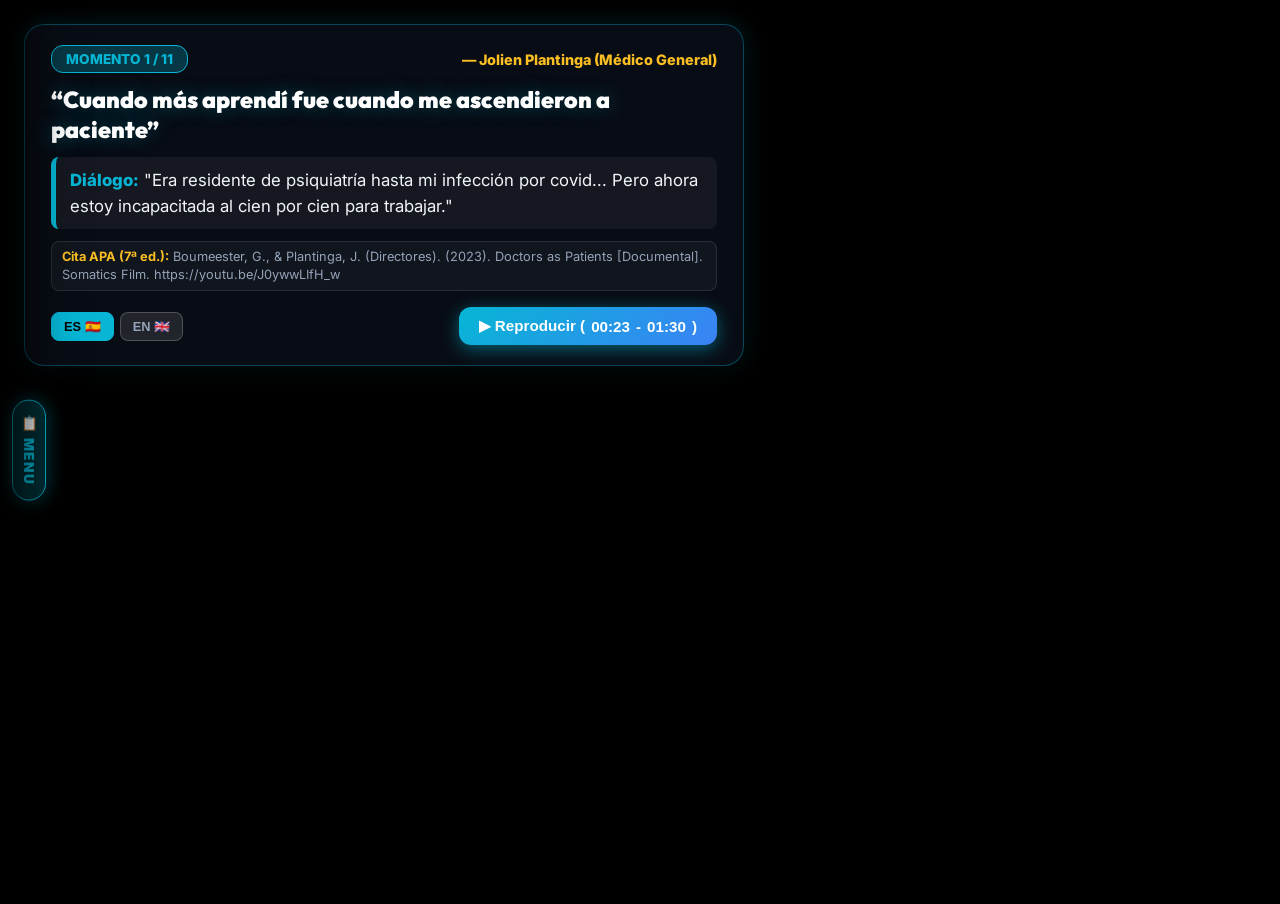
<file: index.html>
<!DOCTYPE html>
<html lang="es">
<head>
  <meta charset="UTF-8">
  <meta name="viewport" content="width=device-width, initial-scale=1.0">
  <title>Doctors as Patients: Presentación e Infografía</title>
  <link rel="preconnect" href="https://fonts.googleapis.com">
  <link rel="preconnect" href="https://fonts.gstatic.com" crossorigin>
  <link href="https://fonts.googleapis.com/css2?family=Inter:wght@400;500;600;700;800&family=Outfit:wght@700;800;900&display=swap" rel="stylesheet">
  <style>
    :root {
      --bg-black: #000000;
      --accent-cyan: #06b6d4;
      --accent-blue: #3b82f6;
      --accent-amber: #fbbf24;
      --accent-red: #ef4444;
      --accent-green: #10b981;
      --accent-purple: #8b5cf6;
      --text-white: #ffffff;
      --text-gray: #94a3b8;
      --glass-bg: rgba(9, 13, 22, 0.95);
      --font-title: 'Outfit', sans-serif;
      --font-body: 'Inter', sans-serif;
    }

    * {
      box-sizing: border-box;
      margin: 0;
      padding: 0;
    }

    html, body {
      width: 100vw;
      height: 100vh;
      background-color: var(--bg-black);
      color: var(--text-white);
      font-family: var(--font-body);
      overflow: hidden;
    }

    .viewport {
      position: relative;
      width: 100vw;
      height: 100vh;
      background: #000;
    }

    /* Video Frame Container */
    .video-frame {
      position: absolute;
      top: 0;
      left: 0;
      width: 100%;
      height: 100%;
      border: none;
      z-index: 10;
      transition: opacity 0.5s ease;
    }

    .video-frame iframe {
      width: 100%;
      height: 100%;
      border: none;
    }

    /* Visual Infographic Slide Frame - IMMERSIVE FULL-VIEWPORT CANVAS */
    .slide-visual-frame {
      position: absolute;
      top: 0;
      left: 0;
      width: 100vw;
      height: 100vh;
      z-index: 15;
      background: #030712;
      display: flex;
      flex-direction: column;
      align-items: center;
      justify-content: center;
      padding: 16px 20px;
      opacity: 0;
      visibility: hidden;
      transition: opacity 0.5s ease, visibility 0.5s ease;
    }

    .slide-visual-frame.active {
      opacity: 1;
      visibility: visible;
    }

    /* HERO CANVAS CONTAINER (98vw x 96vh) */
    .slide-card-hero {
      position: relative;
      width: 98vw;
      height: 96vh;
      border: 2px solid var(--accent-cyan);
      border-radius: 28px;
      padding: 32px 44px;
      box-shadow: 0 25px 100px rgba(0, 0, 0, 0.98), 0 0 80px rgba(6, 182, 212, 0.5);
      display: flex;
      flex-direction: column;
      justify-content: space-between;
      overflow: hidden;
      transform: translateY(20px) scale(0.99);
      transition: transform 0.6s cubic-bezier(0.16, 1, 0.3, 1);
    }

    .slide-visual-frame.active .slide-card-hero {
      transform: translateY(0) scale(1);
    }

    /* CANVAS BACKGROUND IMAGE & GRADIENT OVERLAY */
    .slide-canvas-bg {
      position: absolute;
      top: 0;
      left: 0;
      width: 100%;
      height: 100%;
      object-fit: cover;
      filter: brightness(0.68) contrast(1.18);
      z-index: 1;
      transition: transform 1.2s ease;
    }

    .slide-card-hero:hover .slide-canvas-bg {
      transform: scale(1.03);
    }

    .slide-canvas-overlay {
      position: absolute;
      top: 0;
      left: 0;
      width: 100%;
      height: 100%;
      background: linear-gradient(135deg, rgba(3, 7, 18, 0.92) 0%, rgba(9, 13, 22, 0.65) 50%, rgba(3, 7, 18, 0.88) 100%);
      z-index: 2;
      pointer-events: none;
    }

    /* FLOATING CONTENT WRAPPER ON TOP OF CANVAS */
    .slide-canvas-content {
      position: relative;
      z-index: 3;
      display: flex;
      flex-direction: column;
      justify-content: space-between;
      height: 100%;
      gap: 16px;
    }

    .slide-badge-row {
      display: flex;
      align-items: center;
      justify-content: space-between;
      gap: 16px;
    }

    /* Pulsing Alarm Animation */
    @keyframes pulse-alarm {
      0% {
        box-shadow: 0 0 0 0 rgba(239, 68, 68, 0.7);
        transform: scale(1);
      }
      50% {
        box-shadow: 0 0 25px 8px rgba(239, 68, 68, 0.4);
        transform: scale(1.03);
      }
      100% {
        box-shadow: 0 0 0 0 rgba(239, 68, 68, 0.7);
        transform: scale(1);
      }
    }

    .slide-tag {
      background: linear-gradient(135deg, var(--accent-red), #dc2626);
      color: #fff;
      font-size: 0.95rem;
      font-weight: 900;
      padding: 8px 22px;
      border-radius: 20px;
      text-transform: uppercase;
      letter-spacing: 0.08em;
      animation: pulse-alarm 2.5s infinite;
      box-shadow: 0 4px 20px rgba(239, 68, 68, 0.5);
    }

    .slide-source {
      font-size: 0.95rem;
      color: var(--accent-amber);
      font-weight: 800;
      background: rgba(15, 23, 42, 0.75);
      backdrop-filter: blur(12px);
      padding: 8px 18px;
      border-radius: 16px;
      border: 1px solid rgba(251, 191, 36, 0.4);
    }

    .slide-title-text {
      font-family: var(--font-title);
      font-size: 2.8rem;
      font-weight: 900;
      line-height: 1.2;
      color: #ffffff;
      border-left: 8px solid var(--accent-cyan);
      padding-left: 22px;
      text-shadow: 0 0 35px rgba(6, 182, 212, 0.8), 0 4px 20px rgba(0,0,0,0.9);
    }

    /* FLOATING ORGANIC GLASS CARDS GRID */
    .slide-stats-grid {
      display: grid;
      grid-template-columns: repeat(auto-fit, minmax(320px, 1fr));
      gap: 22px;
      margin: 8px 0;
    }

    /* Staggered Floating Entrance Animation */
    @keyframes fadeInUpStagger {
      from {
        opacity: 0;
        transform: translateY(40px) scale(0.95);
      }
      to {
        opacity: 1;
        transform: translateY(0) scale(1);
      }
    }

    .stat-box {
      background: rgba(15, 23, 42, 0.75);
      backdrop-filter: blur(20px);
      -webkit-backdrop-filter: blur(20px);
      border: 1.5px solid rgba(6, 182, 212, 0.35);
      border-radius: 22px;
      padding: 24px 28px;
      display: flex;
      flex-direction: column;
      gap: 12px;
      position: relative;
      overflow: hidden;
      box-shadow: 0 20px 50px rgba(0, 0, 0, 0.7), 0 0 30px rgba(6, 182, 212, 0.2);
      transition: all 0.4s cubic-bezier(0.16, 1, 0.3, 1);
      animation: fadeInUpStagger 0.7s cubic-bezier(0.16, 1, 0.3, 1) both;
    }

    .stat-box:hover {
      background: rgba(15, 23, 42, 0.88);
      border-color: var(--accent-cyan);
      transform: translateY(-6px) scale(1.02);
      box-shadow: 0 25px 60px rgba(6, 182, 212, 0.4);
    }

    /* Animated Stat Number */
    .stat-number {
      font-family: var(--font-title);
      font-size: 3.6rem;
      font-weight: 900;
      color: var(--accent-cyan);
      line-height: 1;
      display: flex;
      align-items: center;
      gap: 6px;
    }

    .stat-number.red {
      color: var(--accent-red);
      text-shadow: 0 0 30px rgba(239, 68, 68, 0.8);
    }

    .stat-number.amber {
      color: var(--accent-amber);
      text-shadow: 0 0 30px rgba(251, 191, 36, 0.8);
    }

    .stat-number.cyan {
      color: var(--accent-cyan);
      text-shadow: 0 0 30px rgba(6, 182, 212, 0.8);
    }

    .stat-number.green {
      color: var(--accent-green);
      text-shadow: 0 0 30px rgba(16, 185, 129, 0.8);
    }

    .stat-label {
      font-size: 1.25rem;
      font-weight: 800;
      color: #f8fafc;
      line-height: 1.3;
    }

    .stat-desc {
      font-size: 0.98rem;
      color: #cbd5e1;
      line-height: 1.5;
    }

    /* FLOATING GLASS APA CITATION FOOTER */
    .apa-card-footer {
      background: rgba(9, 13, 22, 0.85);
      backdrop-filter: blur(16px);
      -webkit-backdrop-filter: blur(16px);
      border: 1px solid rgba(6, 182, 212, 0.35);
      border-radius: 18px;
      padding: 14px 24px;
      font-size: 0.9rem;
      color: #cbd5e1;
      line-height: 1.45;
      box-shadow: 0 10px 30px rgba(0, 0, 0, 0.6);
    }

    .apa-card-footer strong {
      color: var(--accent-amber);
    }

    /* Creative Dynamic Energy Gauge Bar (PEM Visualizer) */
    .energy-gauge-container {
      width: 100%;
      height: 14px;
      background: rgba(255, 255, 255, 0.1);
      border-radius: 8px;
      overflow: hidden;
      margin-top: 6px;
      position: relative;
    }

    @keyframes drainEnergy {
      0% {
        width: 100%;
        background: var(--accent-green);
      }
      50% {
        width: 50%;
        background: var(--accent-amber);
      }
      100% {
        width: 15%;
        background: var(--accent-red);
        box-shadow: 0 0 15px var(--accent-red);
      }
    }

    .energy-gauge-bar {
      height: 100%;
      width: 100%;
      border-radius: 8px;
    }

    .slide-visual-frame.active .energy-gauge-bar {
      animation: drainEnergy 3s cubic-bezier(0.4, 0, 0.2, 1) forwards;
    }

    /* FULLSCREEN CINEMA IMAGE MODAL */
    .cinema-image-modal {
      position: fixed;
      top: 0;
      left: 0;
      width: 100vw;
      height: 100vh;
      background: rgba(0, 0, 0, 0.96);
      backdrop-filter: blur(24px);
      -webkit-backdrop-filter: blur(24px);
      z-index: 200;
      display: flex;
      align-items: center;
      justify-content: center;
      opacity: 0;
      visibility: hidden;
      transition: opacity 0.4s ease, visibility 0.4s ease;
      padding: 30px;
    }

    .cinema-image-modal.active {
      opacity: 1;
      visibility: visible;
    }

    .cinema-image-modal img {
      max-width: 95vw;
      max-height: 90vh;
      border-radius: 20px;
      border: 3px solid var(--accent-cyan);
      box-shadow: 0 0 90px rgba(6, 182, 212, 0.7);
    }

    .cinema-close-btn {
      position: absolute;
      top: 24px;
      right: 32px;
      background: rgba(255, 255, 255, 0.15);
      border: 1px solid rgba(255, 255, 255, 0.3);
      color: #fff;
      font-size: 1.5rem;
      padding: 10px 20px;
      border-radius: 14px;
      cursor: pointer;
      font-weight: 800;
    }

    /* Blur Backdrop for Auto-Stop Focus Mode */
    .focus-backdrop {
      position: absolute;
      top: 0;
      left: 0;
      width: 100%;
      height: 100%;
      background: rgba(0, 0, 0, 0.88);
      backdrop-filter: blur(20px);
      -webkit-backdrop-filter: blur(20px);
      z-index: 60;
      opacity: 0;
      visibility: hidden;
      transition: opacity 0.5s ease, visibility 0.5s ease;
    }

    .focus-backdrop.active {
      opacity: 1;
      visibility: visible;
    }

    /* Top-Left Banner Overlay */
    .top-overlay-banner {
      position: absolute;
      top: 24px;
      left: 24px;
      max-width: 720px;
      background: var(--glass-bg);
      backdrop-filter: blur(20px);
      -webkit-backdrop-filter: blur(20px);
      border: 1.5px solid rgba(6, 182, 212, 0.35);
      border-radius: 20px;
      padding: 20px 26px;
      box-shadow: 0 16px 40px rgba(0, 0, 0, 0.85), 0 0 25px rgba(6, 182, 212, 0.2);
      display: flex;
      flex-direction: column;
      gap: 12px;
      z-index: 50;
      opacity: 1;
      visibility: visible;
      transform: translateY(0);
      transition: opacity 0.5s ease, transform 0.5s ease, visibility 0.5s ease;
    }

    .top-overlay-banner.fade-out-total {
      opacity: 0 !important;
      visibility: hidden !important;
      pointer-events: none !important;
      transform: translateY(-20px) !important;
    }

    .banner-header {
      display: flex;
      align-items: center;
      justify-content: space-between;
      gap: 12px;
    }

    .banner-tag {
      background: rgba(6, 182, 212, 0.25);
      border: 1px solid var(--accent-cyan);
      color: var(--accent-cyan);
      font-size: 0.85rem;
      font-weight: 800;
      padding: 5px 14px;
      border-radius: 12px;
      text-transform: uppercase;
    }

    .banner-speaker {
      font-size: 0.9rem;
      color: var(--accent-amber);
      font-weight: 800;
    }

    .banner-headline {
      font-family: var(--font-title);
      font-size: 1.45rem;
      font-weight: 900;
      line-height: 1.3;
      color: var(--text-white);
      text-shadow: 0 0 20px rgba(6, 182, 212, 0.4);
    }

    .banner-dialogue {
      font-size: 1.05rem;
      line-height: 1.55;
      color: #f1f5f9;
      border-left: 5px solid var(--accent-cyan);
      background: rgba(255, 255, 255, 0.05);
      border-radius: 8px;
      padding: 10px 14px;
    }

    .banner-dialogue strong {
      color: var(--accent-cyan);
      font-weight: 800;
    }

    .banner-apa-box {
      font-size: 0.8rem;
      color: #94a3b8;
      background: rgba(255, 255, 255, 0.04);
      border: 1px solid rgba(255, 255, 255, 0.1);
      border-radius: 8px;
      padding: 6px 10px;
      line-height: 1.4;
    }

    .banner-apa-box strong {
      color: var(--accent-amber);
    }

    .banner-actions {
      display: flex;
      align-items: center;
      justify-content: space-between;
      margin-top: 4px;
      gap: 10px;
    }

    .lang-toggle {
      display: flex;
      gap: 6px;
    }

    .lang-btn {
      background: rgba(255, 255, 255, 0.1);
      border: 1px solid rgba(255, 255, 255, 0.2);
      color: var(--text-gray);
      padding: 6px 12px;
      border-radius: 8px;
      font-size: 0.8rem;
      font-weight: 800;
      cursor: pointer;
    }

    .lang-btn.active {
      background: var(--accent-cyan);
      color: #000;
      border-color: var(--accent-cyan);
    }

    .play-btn {
      background: linear-gradient(135deg, var(--accent-cyan), var(--accent-blue));
      color: #fff;
      border: none;
      padding: 10px 20px;
      border-radius: 12px;
      font-weight: 800;
      font-size: 0.95rem;
      cursor: pointer;
      display: flex;
      align-items: center;
      gap: 6px;
      box-shadow: 0 4px 18px rgba(6, 182, 212, 0.5);
      transition: transform 0.2s ease;
    }

    .play-btn:hover {
      transform: scale(1.04);
    }

    /* MASSIVE PROJECTION CENTER FOCUS SLIDE MODAL - HIGH EMPHASIS DRAMATIC POP */
    @keyframes modalFocusPop {
      0% {
        opacity: 0;
        transform: translate(-50%, -40%) scale(0.85);
      }
      60% {
        transform: translate(-50%, -52%) scale(1.03);
      }
      100% {
        opacity: 1;
        transform: translate(-50%, -50%) scale(1);
      }
    }

    .focus-slide-modal {
      position: absolute;
      top: 50%;
      left: 50%;
      transform: translate(-50%, -50%) scale(0.95);
      width: 94vw;
      max-width: 1350px;
      background: rgba(7, 12, 22, 0.97);
      border: 3.5px solid var(--accent-cyan);
      border-radius: 36px;
      padding: 48px 60px;
      box-shadow: 0 30px 100px rgba(0, 0, 0, 0.98), 0 0 90px rgba(6, 182, 212, 0.7);
      z-index: 70;
      opacity: 0;
      visibility: hidden;
      transition: all 0.5s cubic-bezier(0.34, 1.56, 0.64, 1);
      display: flex;
      flex-direction: column;
      gap: 24px;
    }

    .focus-slide-modal.active {
      opacity: 1;
      visibility: visible;
      animation: modalFocusPop 0.6s cubic-bezier(0.16, 1, 0.3, 1) forwards;
    }

    .focus-badge {
      display: inline-flex;
      align-items: center;
      gap: 10px;
      background: linear-gradient(135deg, var(--accent-amber), #f59e0b);
      color: #000;
      padding: 10px 24px;
      border-radius: 24px;
      font-size: 1.1rem;
      font-weight: 900;
      text-transform: uppercase;
      letter-spacing: 0.08em;
      align-self: flex-start;
      box-shadow: 0 0 25px rgba(251, 191, 36, 0.6);
    }

    /* MASSIVE HIGH-EMPHASIS HEADLINE FOR PROJECTIONS */
    .focus-headline {
      font-family: var(--font-title);
      font-size: 3.4rem;
      font-weight: 900;
      line-height: 1.2;
      color: #ffffff;
      text-shadow: 0 0 40px rgba(6, 182, 212, 0.95), 0 0 80px rgba(6, 182, 212, 0.6);
      border-left: 10px solid var(--accent-cyan);
      padding-left: 28px;
    }

    .focus-speaker {
      font-size: 1.45rem;
      color: var(--accent-amber);
      font-weight: 800;
      letter-spacing: 0.02em;
    }

    /* HIGH EMPHASIS DIALOGUE QUOTE BOX */
    .focus-dialogue {
      background: rgba(6, 182, 212, 0.14);
      border: 2.5px solid rgba(6, 182, 212, 0.45);
      padding: 24px 30px;
      border-radius: 22px;
      font-size: 1.5rem;
      line-height: 1.65;
      color: #ffffff;
      box-shadow: 0 10px 30px rgba(0, 0, 0, 0.5);
    }

    .focus-dialogue strong {
      color: var(--accent-cyan);
      font-weight: 900;
    }

    .focus-apa-citation {
      background: rgba(255, 255, 255, 0.06);
      border: 1px solid rgba(255, 255, 255, 0.18);
      padding: 14px 22px;
      border-radius: 14px;
      font-size: 0.95rem;
      color: #cbd5e1;
      line-height: 1.45;
    }

    .focus-apa-citation strong {
      color: var(--accent-amber);
    }

    .focus-actions {
      display: flex;
      align-items: center;
      justify-content: space-between;
      margin-top: 10px;
      flex-wrap: wrap;
      gap: 16px;
    }

    .replay-btn {
      background: rgba(255, 255, 255, 0.12);
      border: 2px solid rgba(255, 255, 255, 0.25);
      color: #fff;
      padding: 14px 28px;
      border-radius: 16px;
      font-weight: 800;
      font-size: 1.1rem;
      cursor: pointer;
      display: flex;
      align-items: center;
      gap: 10px;
    }

    .next-moment-btn {
      background: linear-gradient(135deg, var(--accent-cyan), var(--accent-blue));
      color: #fff;
      border: none;
      padding: 16px 36px;
      border-radius: 16px;
      font-weight: 900;
      font-size: 1.2rem;
      cursor: pointer;
      display: flex;
      align-items: center;
      gap: 12px;
      box-shadow: 0 6px 30px rgba(6, 182, 212, 0.6);
      transition: transform 0.2s ease, box-shadow 0.2s ease;
    }

    .next-moment-btn:hover {
      transform: scale(1.03);
      box-shadow: 0 8px 36px rgba(6, 182, 212, 0.8);
    }

    /* LEFT SIDEBAR TRIGGER ZONE */
    .sidebar-trigger-zone {
      position: absolute;
      top: 0;
      left: 0;
      width: 60px;
      height: 100vh;
      z-index: 90;
    }

    .sidebar-peek-hint {
      position: absolute;
      top: 50%;
      left: 12px;
      transform: translateY(-50%);
      background: rgba(6, 182, 212, 0.25);
      border: 1px solid var(--accent-cyan);
      color: var(--accent-cyan);
      padding: 14px 8px;
      border-radius: 24px;
      writing-mode: vertical-rl;
      text-orientation: mixed;
      font-size: 0.85rem;
      font-weight: 900;
      letter-spacing: 0.12em;
      text-transform: uppercase;
      box-shadow: 0 0 20px rgba(6, 182, 212, 0.4);
      pointer-events: none;
      transition: opacity 0.3s ease;
    }

    /* LEFT DESPLEGABLE SIDEBAR */
    .left-sidebar {
      position: absolute;
      top: 0;
      left: 0;
      width: 380px;
      height: 100vh;
      background: rgba(7, 10, 18, 0.96);
      backdrop-filter: blur(24px);
      -webkit-backdrop-filter: blur(24px);
      border-right: 2px solid rgba(255, 255, 255, 0.18);
      box-shadow: 20px 0 50px rgba(0, 0, 0, 0.9);
      z-index: 100;
      padding: 28px 24px;
      display: flex;
      flex-direction: column;
      gap: 20px;
      transform: translateX(-100%);
      transition: transform 0.4s cubic-bezier(0.16, 1, 0.3, 1);
    }

    .sidebar-trigger-zone:hover + .left-sidebar,
    .left-sidebar:hover,
    .left-sidebar.open {
      transform: translateX(0);
    }

    .sidebar-header {
      display: flex;
      align-items: center;
      justify-content: space-between;
      border-bottom: 1px solid rgba(255, 255, 255, 0.15);
      padding-bottom: 16px;
    }

    .sidebar-title {
      font-family: var(--font-title);
      font-size: 1.3rem;
      font-weight: 900;
      color: var(--text-white);
      display: flex;
      align-items: center;
      gap: 10px;
    }

    .sidebar-close-btn {
      background: rgba(255, 255, 255, 0.12);
      border: none;
      color: var(--text-gray);
      width: 34px;
      height: 34px;
      border-radius: 50%;
      font-size: 1.1rem;
      font-weight: 700;
      cursor: pointer;
      display: flex;
      align-items: center;
      justify-content: center;
    }

    .sidebar-close-btn:hover {
      background: rgba(255, 255, 255, 0.25);
      color: #fff;
    }

    .sidebar-moments-list {
      display: flex;
      flex-direction: column;
      gap: 10px;
      flex: 1;
      overflow-y: auto;
    }

    .sidebar-moment-item {
      background: rgba(255, 255, 255, 0.05);
      border: 1px solid rgba(255, 255, 255, 0.1);
      border-radius: 14px;
      padding: 14px 16px;
      cursor: pointer;
      transition: all 0.2s ease;
      display: flex;
      flex-direction: column;
      gap: 6px;
    }

    .sidebar-moment-item:hover {
      background: rgba(255, 255, 255, 0.1);
      border-color: rgba(255, 255, 255, 0.25);
    }

    .sidebar-moment-item.active {
      background: linear-gradient(135deg, rgba(6, 182, 212, 0.25), rgba(59, 130, 246, 0.25));
      border-color: var(--accent-cyan);
      box-shadow: 0 0 20px rgba(6, 182, 212, 0.3);
    }

    .sidebar-moment-item.is-infographic {
      border-color: rgba(139, 92, 246, 0.4);
    }

    .sidebar-moment-item.is-infographic.active {
      background: linear-gradient(135deg, rgba(139, 92, 246, 0.3), rgba(236, 72, 153, 0.3));
      border-color: #ec4899;
      box-shadow: 0 0 20px rgba(236, 72, 153, 0.4);
    }

    .item-top-row {
      display: flex;
      align-items: center;
      justify-content: space-between;
    }

    .item-id-badge {
      font-size: 0.8rem;
      font-weight: 900;
      color: var(--accent-cyan);
      background: rgba(6, 182, 212, 0.2);
      padding: 3px 10px;
      border-radius: 8px;
    }

    .item-id-badge.info-badge-tag {
      color: #ec4899;
      background: rgba(236, 72, 153, 0.2);
    }

    .sidebar-moment-item.active .item-id-badge {
      background: var(--accent-cyan);
      color: #000;
    }

    .sidebar-moment-item.active .item-id-badge.info-badge-tag {
      background: #ec4899;
      color: #fff;
    }

    .item-time {
      font-size: 0.8rem;
      color: var(--text-gray);
      font-weight: 700;
    }

    .item-title {
      font-size: 0.925rem;
      font-weight: 700;
      color: #f1f5f9;
      line-height: 1.35;
      overflow: hidden;
      text-overflow: ellipsis;
      display: -webkit-box;
      -webkit-line-clamp: 2;
      -webkit-box-orient: vertical;
    }

    .sidebar-footer-controls {
      display: flex;
      gap: 10px;
      padding-top: 16px;
      border-top: 1px solid rgba(255, 255, 255, 0.15);
    }

    .sidebar-nav-btn {
      flex: 1;
      background: rgba(255, 255, 255, 0.12);
      border: 1px solid rgba(255, 255, 255, 0.2);
      color: #fff;
      padding: 12px;
      border-radius: 12px;
      font-weight: 800;
      font-size: 0.9rem;
      cursor: pointer;
      text-align: center;
    }

    .sidebar-nav-btn:disabled {
      opacity: 0.3;
      cursor: not-allowed;
    }
  </style>
</head>
<body>

  <div class="viewport">
    <!-- Video Player Frame (Moments 1-6) -->
    <div class="video-frame" id="video-frame">
      <iframe id="youtube-player" src="https://www.youtube-nocookie.com/embed/J0ywwLIfH_w?enablejsapi=1&rel=0&start=23&cc_load_policy=1" allow="accelerometer; autoplay; clipboard-write; encrypted-media; gyroscope; picture-in-picture" allowfullscreen></iframe>
    </div>

    <!-- Visual Infographic Slide Frame (Moments 7-11) - HERO IMAGE CANVAS LAYOUT -->
    <div class="slide-visual-frame" id="slide-visual-frame">
      <div class="slide-card-hero" onclick="openCinemaImageModal()">
        <!-- Background Canvas Image -->
        <img id="slide-canvas-bg" class="slide-canvas-bg" src="images/moment_7.jpg" alt="Lienzo Médico">
        
        <!-- Dark Atmospheric Gradient Overlay -->
        <div class="slide-canvas-overlay"></div>

        <!-- Floating Organic Content Layer -->
        <div class="slide-canvas-content" onclick="event.stopPropagation()">
          <div class="slide-badge-row">
            <span class="slide-tag" id="slide-tag">🚨 DATO ALARMANTE 1</span>
            <div style="display:flex; align-items:center; gap:12px;">
              <button style="background:rgba(6,182,212,0.25); border:1px solid var(--accent-cyan); color:var(--accent-cyan); padding:6px 14px; border-radius:12px; font-weight:800; font-size:0.8rem; cursor:pointer;" onclick="openCinemaImageModal()">🔍 Ampliar Lienzo</button>
              <span class="slide-source" id="slide-source">Fuente: Mayo Clinic Proceedings (2023) & Bateman Horne Center (2025)</span>
            </div>
          </div>

          <h2 class="slide-title-text" id="slide-title-text">
            La Epidemia Silenciosa: Incapacidad Severa y Confinamiento
          </h2>

          <!-- Creative Interactive Gauge Bar for PEM / Energy -->
          <div id="gauge-wrapper" style="display:none; flex-direction:column; gap:4px; background:rgba(15,23,42,0.75); backdrop-filter:blur(14px); padding:10px 16px; border-radius:14px; border:1px solid rgba(239,68,68,0.4);">
            <div style="display:flex; justify-content:space-between; font-size:0.9rem; font-weight:800; color:var(--accent-red);">
              <span>⚡ Nivel de Energía Mitocondrial (Post-Esfuerzo Mínimo)</span>
              <span id="gauge-percent-text">100% ➔ 15% (COLAPSO METABÓLICO)</span>
            </div>
            <div class="energy-gauge-container">
              <div class="energy-gauge-bar"></div>
            </div>
          </div>

          <!-- Floating Organic Glassmorphism Stat Cards Grid -->
          <div class="slide-stats-grid" id="slide-stats-grid">
            <!-- Dynamic animated stats injected here -->
          </div>

          <!-- Floating Glass APA Citation Box at Slide Card Footer -->
          <div class="apa-card-footer" id="apa-card-footer">
            <strong>Cita APA (7ª ed.):</strong> <span id="slide-apa-text">Hoppers, M., Yellman, B., & Bateman, L. (2025). Clinical Care Guide: Managing ME/CFS, Long COVID, and Infection-Associated Chronic Conditions (IACCs). Bateman Horne Center.</span>
          </div>
        </div>
      </div>
    </div>

    <!-- FULLSCREEN CINEMA IMAGE MODAL -->
    <div class="cinema-image-modal" id="cinema-image-modal" onclick="closeCinemaImageModal()">
      <button class="cinema-close-btn" onclick="closeCinemaImageModal()">✕ Cerrar Vista Lienzo</button>
      <img id="cinema-modal-img" src="images/moment_7.jpg" alt="Lienzo Médico a Pantalla Completa">
    </div>

    <!-- Video Blur Backdrop -->
    <div class="focus-backdrop" id="focus-backdrop"></div>

    <!-- LEFT TRIGGER ZONE -->
    <div class="sidebar-trigger-zone">
      <div class="sidebar-peek-hint">📋 Menu</div>
    </div>

    <!-- LEFT DESPLEGABLE SIDEBAR -->
    <aside class="left-sidebar" id="left-sidebar">
      <div class="sidebar-header">
        <div class="sidebar-title">
          🎬 Índice de la Presentación
        </div>
        <button class="sidebar-close-btn" onclick="toggleSidebar(false)">✕</button>
      </div>

      <div class="sidebar-moments-list" id="sidebar-moments-list">
        <!-- Generated dynamically -->
      </div>

      <div class="sidebar-footer-controls">
        <button id="side-prev-btn" class="sidebar-nav-btn" onclick="prevSlide()">‹ Anterior</button>
        <button id="side-next-btn" class="sidebar-nav-btn" onclick="nextSlide()">Siguiente ›</button>
      </div>
    </aside>

    <!-- Top-Left Overlay Banner -->
    <div class="top-overlay-banner" id="overlay-banner">
      <div class="banner-header">
        <span class="banner-tag" id="banner-tag">Momento 1 / 11</span>
        <span class="banner-speaker" id="banner-speaker">— Jolien Plantinga (Médico General)</span>
      </div>

      <h2 class="banner-headline" id="banner-headline">
        “Cuando más aprendí fue cuando me ascendieron a paciente”
      </h2>

      <div class="banner-dialogue" id="banner-dialogue">
        <strong>Diálogo:</strong> "Era residente de psiquiatría hasta mi infección por covid... Pero ahora estoy incapacitada al cien por cien para trabajar."
      </div>

      <div class="banner-apa-box" id="banner-apa-box">
        <strong>Cita APA (7ª ed.):</strong> <span id="banner-apa-text">Boumeester, G., & Plantinga, J. (Directores). (2023). Doctors as Patients [Documental]. Somatics Film. https://youtu.be/J0ywwLIfH_w</span>
      </div>

      <div class="banner-actions">
        <div class="lang-toggle">
          <button id="lang-es-btn" class="lang-btn active" onclick="setLang('es')">ES 🇪🇸</button>
          <button id="lang-en-btn" class="lang-btn" onclick="setLang('en')">EN 🇬🇧</button>
        </div>

        <button id="main-play-btn" class="play-btn" onclick="playFragment()">
          ▶ Reproducir (<span id="start-time">00:23</span> - <span id="end-time">01:30</span>)
        </button>
      </div>
    </div>

    <!-- MASSIVE PROJECTION CENTER FOCUS SLIDE MODAL -->
    <div class="focus-slide-modal" id="focus-slide-modal">
      <span class="focus-badge" id="focus-badge">✨ CITA CLAVE DEL MOMENTO <span id="focus-moment-id">1</span></span>
      <h2 class="focus-headline" id="focus-headline">
        “Cuando más aprendí fue cuando me ascendieron a paciente”
      </h2>
      <p class="focus-speaker" id="focus-speaker">— Jolien Plantinga & Gitte Boumeester</p>
      <div class="focus-dialogue" id="focus-dialogue">
        <strong>Diálogo Destacado:</strong> "Era residente de psiquiatría hasta mi infección por covid. Me faltaba un año para convertirme en psiquiatra. Pero ahora estoy incapacitada al 100% para trabajar."
      </div>
      <div class="focus-apa-citation" id="focus-apa-citation">
        <strong>Cita Académica APA (7ª ed.):</strong> <span id="modal-apa-text">Boumeester, G., & Plantinga, J. (Directores). (2023). Doctors as Patients: The Unseen Struggle of Long COVID & ME/CFS [Documental]. Somatics Film Production. https://youtu.be/J0ywwLIfH_w</span>
      </div>
      <div class="focus-actions">
        <button class="replay-btn" id="replay-btn" onclick="playFragment()">
          ▶ Reproducir Fragmento
        </button>
        <button class="next-moment-btn" onclick="goToNextMoment()">
          Siguiente Diapositiva ➔
        </button>
      </div>
    </div>
  </div>

  <script>
    const slidesData = [
      // MOMENTOS DEL DOCUMENTAL (1 a 6) CON ENFASIS DE TEXTO ALTO IMPACTO Y CITAS APA 7ª ED.
      {
        id: 1,
        type: 'video',
        startTimeStr: "00:23",
        endTimeStr: "01:30",
        startSeconds: 23,
        endSeconds: 90,
        headline: "“Cuando más aprendí fue cuando me ascendieron a paciente”",
        speaker: "— Jolien Plantinga & Gitte Boumeester (Médicos Generales)",
        dialogueES: "Era residente de psiquiatría hasta mi infección por covid... Me faltaba solo un año para ser psiquiatra. Pero ahora estoy incapacitada al 100% para trabajar.",
        dialogueEN: "I was a psychiatry resident until my COVID infection... I had another year to become a psychiatrist. But now I am 100% unfit for work.",
        apaCitation: "Boumeester, G., & Plantinga, J. (Directores). (2023). Doctors as Patients: The Unseen Struggle of Long COVID & ME/CFS [Documental]. Somatics Film Production. https://youtu.be/J0ywwLIfH_w"
      },
      {
        id: 2,
        type: 'video',
        startTimeStr: "04:28",
        endTimeStr: "06:10",
        startSeconds: 268,
        endSeconds: 370,
        headline: "“Mi única actividad del día es bajar de la cama de arriba a la cama de abajo”",
        speaker: "— Jolien Plantinga & Peter Hulshof",
        dialogueES: "¿Cómo es su día a día ahora como paciente? Mi día es ir de mi cama de arriba a la cama de abajo. Esa es en realidad mi única actividad del día.",
        dialogueEN: "What is your day like now as a patient? My day is going from my bed upstairs to the bed downstairs. That is actually my only activity of the day.",
        apaCitation: "Boumeester, G., & Plantinga, J. (Directores). (2023). Doctors as Patients [Documental; Módulo Severidad]. Somatics Film Production. https://youtu.be/J0ywwLIfH_w?t=268"
      },
      {
        id: 3,
        type: 'video',
        startTimeStr: "12:31",
        endTimeStr: "14:30",
        startSeconds: 751,
        endSeconds: 870,
        headline: "“Yo misma como médico tenía prejuicios... pensaba que se inventaban la enfermedad”",
        speaker: "— Jolien Plantinga (Médico General)",
        dialogueES: "Tenía los prejuicios que tienen muchos médicos... pensaba que los pacientes de fatiga crónica se inventaban la enfermedad. Hasta que lo viví en carne propia y vi a enfermos graves encamados en cuartos oscuros.",
        dialogueEN: "I had the prejudices that many doctors have... I thought chronic fatigue patients were making it up. Until I experienced it myself and saw severely ill patients bedridden in dark rooms.",
        apaCitation: "Boumeester, G., & Plantinga, J. (Directores). (2023). Doctors as Patients [Documental; Sesgo Médico]. Somatics Film Production. https://youtu.be/J0ywwLIfH_w?t=751"
      },
      {
        id: 4,
        type: 'video',
        startTimeStr: "16:52",
        endTimeStr: "18:00",
        startSeconds: 1012,
        endSeconds: 1080,
        headline: "“10 minutos en la consulta no ven cómo descarrila completamente tu vida al volver a casa”",
        speaker: "— Laura (Nefróloga) & Jolien Plantinga",
        dialogueES: "Con sólo ver al paciente una vez 10 minutos en la consulta, los médicos no se dan cuenta cómo descarrila completamente su vida al volver a casa.",
        dialogueEN: "Just seeing a patient once for 10 minutes in the clinic, doctors don't realize how someone's life is completely derailed when they go back home.",
        apaCitation: "Boumeester, G., & Plantinga, J. (Directores). (2023). Doctors as Patients [Documental; Consulta Clínica]. Somatics Film Production. https://youtu.be/J0ywwLIfH_w?t=1012"
      },
      {
        id: 5,
        type: 'video',
        startTimeStr: "41:01",
        endTimeStr: "42:00",
        startSeconds: 2461,
        endSeconds: 2520,
        headline: "“Siempre me enorgullecí de ser médico... ver miles de enfermos abandonados me da vergüenza”",
        speaker: "— Gitte Boumeester & Laura",
        dialogueES: "Siempre me enorgullecí de ser médico. Pensaba que los médicos hacían todo lo posible. Pero ahora veo a miles de personas enfermas en sus casas, abandonadas, y me da una profunda vergüenza.",
        dialogueEN: "I was always proud to be a doctor. I thought doctors did everything possible. But now I see thousands of sick people in their homes, abandoned, and it fills me with shame.",
        apaCitation: "Boumeester, G., & Plantinga, J. (Directores). (2023). Doctors as Patients [Documental; Abandono Médico]. Somatics Film Production. https://youtu.be/J0ywwLIfH_w?t=2461"
      },
      {
        id: 6,
        type: 'video',
        startTimeStr: "52:59",
        endTimeStr: "55:51",
        startSeconds: 3179,
        endSeconds: 3351,
        headline: "“Los pacientes vienen diciendo la verdad desde 1990: es hora de empezar a escucharlos”",
        speaker: "— Médico Evaluador de la Seguridad Social (GMD)",
        dialogueES: "Cuando trabajaba como médico de aseguradora, pensaba que estos pacientes solo estaban cansados. Los pacientes dicen la verdad desde 1990. Es hora de escuchar atentamente a los pacientes.",
        dialogueEN: "When I worked as an insurance doctor, I thought these patients were just tired. Patients have been telling the truth since 1990. It is time to listen carefully to patients.",
        apaCitation: "Boumeester, G., & Plantinga, J. (Directores). (2023). Doctors as Patients [Documental; Testimonio de Escucha]. Somatics Film Production. https://youtu.be/J0ywwLIfH_w?t=3179"
      },

      // SECCIÓN INFOGRÁFICA DE IMPACTO ALARMANTE CON LIENZO E INFORMACIÓN FLOTANTE (Momento 7 a 11)
      {
        id: 7,
        type: 'infographic',
        illustrationImg: "images/moment_7.jpg",
        tag: "🚨 DATO ALARMANTE #1: LA EPIDEMIA SILENCIOSA",
        headline: "🚨 Incapacidad Masiva: Más del 75% no puede volver a trabajar",
        speaker: "— Síntesis Científica (Bateman Horne Center 2025)",
        dialogueES: "La Encefalomielitis Miálgica (EM/SFC) y el COVID Persistente destruyen la vida productiva. Más del 75% queda incapacitado para trabajar y el 25% queda postrado en cama sin poder salir de habitaciones oscuras.",
        dialogueEN: "ME/CFS and Long COVID destroy productive life. Over 75% become unable to work full-time, and 25% remain bedridden in dark rooms unable to tolerate light or sound.",
        apaCitation: "Hoppers, M., Yellman, B., Bateman, L., Khan, Z., Haddad, M., Powers, C., Mooney, A., & Ruschioni, T. (2025). Clinical Care Guide: Managing ME/CFS, Long COVID, and Infection-Associated Chronic Conditions (IACCs) (1ª ed., pp. 6–12). Bateman Horne Center.",
        stats: [
          { targetVal: 75, prefix: "> ", suffix: "%", label: "Incapacidad Laboral Severa", desc: "Pérdida total de la capacidad de mantener un trabajo o carrera profesional.", color: "red" },
          { targetVal: 25, prefix: "", suffix: "%", label: "Pacientes Encamados", desc: "Confinados permanentemente en cama o cuartos oscuros sin tolerar estimulación.", color: "red" },
          { targetVal: 67, prefix: "", suffix: " Mil M$", label: "Pérdida Económica Anual", desc: "Impacto económico gigantesco estimado por pérdida de productividad y costos médicos.", color: "amber" }
        ]
      },
      {
        id: 8,
        type: 'infographic',
        illustrationImg: "images/moment_8.jpg",
        tag: "⚠️ DATO ALARMANTE #2: EL PELIGRO DEL EJERCICIO",
        headline: "⚠️ El Error Médico Común: El Ejercicio Gradual (GET) empeora al 80-90%",
        speaker: "— Advertencia Internacional (CDC, NICE & Mayo Clinic 2023)",
        dialogueES: "Prescribir ejercicio a estos pacientes empeora gravemente su condición. El 80-90% sufre recaídas destructivas. El CDC y la OMS han CONTRAINDICADO formalmente el ejercicio gradual (GET).",
        dialogueEN: "Prescribing exercise to these patients causes severe physical harm. 80-90% experience catastrophic relapses. CDC and WHO have formally CONTRAINDICATED Graded Exercise Therapy (GET).",
        apaCitation: "National Institute for Health and Care Excellence. (2021). Myalgic encephalomyelitis (or encephalopathy)/chronic fatigue syndrome: Diagnosis and management (NICE Guideline NG206). https://www.nice.org.uk/guidance/ng206 ; Grach, S. L., Seltzer, J., Chon, T. Y., & Ganesh, R. (2023). Mayo Clinic Proceedings, 98(10), 1544–1552.",
        stats: [
          { targetVal: 90, prefix: "", suffix: "%", label: "Recaída por Ejercicio (GET)", desc: "El ejercicio progresivo destruye la reserva metabólica y produce daño permanente.", color: "red" },
          { textDisplay: "PROHIBIDO", label: "GET Contraindicado", desc: "Retirado de todas las guías médicas internacionales por causar deterioro fisiológico.", color: "amber" },
          { textDisplay: "PACING", label: "Regla Dorada", desc: "Gestión estricta de energía dentro del Sobre Energético para prevenir colapsos.", color: "cyan" }
        ]
      },
      {
        id: 9,
        type: 'infographic',
        illustrationImg: "images/moment_9.jpg",
        tag: "⏱️ DATO ALARMANTE #3: LA TRAGEDIA DEL DIAGNÓSTICO",
        headline: "⏱️ 3 a 5 Años de Espera y el 84% Vive Sin Diagnóstico",
        speaker: "— Impacto en la Salud Pública (IOM/NAM & Mayo Clinic 2023)",
        dialogueES: "Los pacientes tardan entre 3 y 5 años en ser diagnosticados correctamente. Más del 84% de las personas que sufren esta enfermedad jamás reciben una etiqueta médica precisa y son ignorados.",
        dialogueEN: "Patients wait between 3 and 5 years to receive an accurate diagnosis. More than 84% of affected individuals remain undiagnosed and neglected.",
        apaCitation: "Institute of Medicine Committee on the Diagnostic Criteria for Myalgic Encephalomyelitis/Chronic Fatigue Syndrome. (2015). Beyond myalgic encephalomyelitis/chronic fatigue syndrome: Redefining an illness. The National Academies Press. https://doi.org/10.17226/19012",
        stats: [
          { targetVal: 5, prefix: "3 a ", suffix: " Años", label: "Demora Diagnóstica", desc: "Tiempo medio de peregrinaje médico para ser escuchado y diagnosticado.", color: "amber" },
          { targetVal: 84, prefix: "> ", suffix: "%", label: "Viven Sin Diagnóstico", desc: "Etiquetados erróneamente con ansiedad o depresión sin recibir ayuda médica real.", color: "red" },
          { targetVal: 9, prefix: "", suffix: " de 10", label: "Sin Formación Médica", desc: "Médicos de atención primaria no han recibido capacitación académica sobre EM/SFC.", color: "amber" }
        ]
      },
      {
        id: 10,
        type: 'infographic',
        illustrationImg: "images/moment_10.jpg",
        showGauge: true,
        tag: "💥 DATO ALARMANTE #4: EL SÍNTOMA PATOGNOMÓNICO",
        headline: "💥 Malestar Pospesfuerzo (PEM): El Colapso Retrasado (24-48h)",
        speaker: "— Fisiopatología Biológica (Bateman Horne Center 2025)",
        dialogueES: "El PEM no es cansancio común. Una caminata de 10 minutos o ducharse provoca un colapso celular retrasado a las 24-48 horas, dejando al paciente postrado durante días o semanas.",
        dialogueEN: "PEM is not ordinary tiredness. A 10-minute walk or taking a shower triggers delayed cellular breakdown 24-48 hours later, causing multi-week crashes.",
        apaCitation: "Hoppers, M., Yellman, B., & Bateman, L. (2025). Post-Exertional Malaise (PEM) clinical assessment and management framework (Cap. 4, pp. 13–17). Bateman Horne Center.",
        stats: [
          { targetVal: 48, prefix: "24-", suffix: " horas", label: "Inicio Retrasado", desc: "El colapso inmune y mitocondrial ocurre días después del esfuerzo mínimo.", color: "amber" },
          { textDisplay: "ATP ⬇", label: "Fallo Mitocondrial", desc: "Colapso documentado en la producción de energía celular a nivel mitocondrial.", color: "red" },
          { targetVal: 100, prefix: "", suffix: "%", label: "Sensibilidad Orgánica", desc: "Ducharse o hablar por teléfono agota el combustible metabólico por semanas.", color: "red" }
        ]
      },
      {
        id: 11,
        type: 'infographic',
        illustrationImg: "images/moment_11.jpg",
        tag: "🔬 DATO CIENTÍFICO #5: BIOLOGÍA VS. MITO",
        headline: "🔬 Evidencia Biológica Comprobada: Neuroinflamación y Disautonomía",
        speaker: "— Consenso Científico Multidisciplinario (Mayo Clinic & BHC 2025)",
        dialogueES: "Estudios científicos avanzados demuestran neuroinflamación en el tronco cerebral, hipoperfusión cerebral (POTS/Intolerancia Ortostática) y disfunción inmune. ¡No es psicológico!",
        dialogueEN: "Advanced scientific studies demonstrate brainstem neuroinflammation, cerebral hypoperfusion (POTS/Orthostatic Intolerance), and immune dysfunction. It is NOT psychological!",
        apaCitation: "Grach, S. L., Seltzer, J., Chon, T. Y., & Ganesh, R. (2023). Diagnosis and management of myalgic encephalomyelitis/chronic fatigue syndrome. Mayo Clinic Proceedings, 98(10), 1548–1550. https://doi.org/10.1016/j.mayocp.2023.07.032",
        stats: [
          { textDisplay: "POTS", label: "Disfunción Autonómica", desc: "Aumento anormal de la frecuencia cardíaca al ponerse de pie por falta de flujo cerebral.", color: "cyan" },
          { textDisplay: "MCAS", label: "Activación Mastocitaria", desc: "Reacciones inmunes e inflamación descontrolada en múltiples órganos.", color: "cyan" },
          { textDisplay: "LDN", label: "Tratamiento Neuroinmune", desc: "Uso de Naltrexona a Dosis Bajas y Piridostigmina para reducir la neuroinflamación.", color: "green" }
        ]
      }
    ];

    let currentIndex = 0;
    let player = null;
    let currentLang = 'es';
    let checkIntervalTimer = null;
    let isPlayerReady = false;

    // DEFINING ON YOUTUBE API READY BEFORE SCRIPT LOAD TO PREVENT RACE CONDITIONS
    window.onYouTubeIframeAPIReady = function() {
      player = new YT.Player('youtube-player', {
        events: {
          'onReady': onPlayerReady,
          'onStateChange': onPlayerStateChange
        }
      });
    };

    function onPlayerReady(event) {
      isPlayerReady = true;
      updateSlide(0);
      startAutoStopCheck();
    }

    function onPlayerStateChange(event) {
      const banner = document.getElementById('overlay-banner');
      if (event.data === YT.PlayerState.PLAYING) {
        if (banner) banner.classList.add('fade-out-total');
        hideFocusSlide();
      }
    }

    function startAutoStopCheck() {
      if (checkIntervalTimer) clearInterval(checkIntervalTimer);
      checkIntervalTimer = setInterval(() => {
        const item = slidesData[currentIndex];
        if (item.type === 'video' && isPlayerReady && player && typeof player.getPlayerState === 'function') {
          if (player.getPlayerState() === YT.PlayerState.PLAYING) {
            const currentTime = player.getCurrentTime();
            const targetEnd = item.endSeconds;
            if (currentTime >= targetEnd) {
              player.pauseVideo();
              showFocusSlide();
            }
          }
        }
      }, 250);
    }

    function showFocusSlide() {
      const banner = document.getElementById('overlay-banner');
      if (banner) banner.classList.add('fade-out-total');

      const item = slidesData[currentIndex];
      document.getElementById('focus-moment-id').textContent = item.id;
      document.getElementById('focus-headline').textContent = item.headline;
      document.getElementById('focus-speaker').textContent = item.speaker;
      
      const dialogueText = currentLang === 'es' ? item.dialogueES : item.dialogueEN;
      document.getElementById('focus-dialogue').innerHTML = `<strong>${item.type === 'video' ? 'Diálogo Destacado' : 'Síntesis Científica'}:</strong> "${dialogueText}"`;

      document.getElementById('modal-apa-text').textContent = item.apaCitation;

      document.getElementById('focus-backdrop').classList.add('active');
      
      const modal = document.getElementById('focus-slide-modal');
      modal.classList.remove('active');
      void modal.offsetWidth; // Trigger reflow to restart animation
      modal.classList.add('active');

      if (item.type === 'infographic') {
        document.getElementById('replay-btn').style.display = 'none';
        document.getElementById('focus-badge').textContent = `📊 INFOGRAFÍA DE IMPACTO #${item.id - 6}`;
      } else {
        document.getElementById('replay-btn').style.display = 'flex';
        document.getElementById('focus-badge').innerHTML = `✨ CITA CLAVE DEL MOMENTO <span id="focus-moment-id">${item.id}</span>`;
      }
    }

    function hideFocusSlide() {
      document.getElementById('focus-backdrop').classList.remove('active');
      document.getElementById('focus-slide-modal').classList.remove('active');
    }

    /* GLOBAL SLIDE NAVIGATION FUNCTIONS */
    function goToNextMoment() {
      hideFocusSlide();
      closeCinemaImageModal();
      if (currentIndex < slidesData.length - 1) {
        updateSlide(currentIndex + 1);
      } else {
        updateSlide(0);
      }
    }

    function prevSlide() {
      hideFocusSlide();
      closeCinemaImageModal();
      if (currentIndex > 0) {
        updateSlide(currentIndex - 1);
      }
    }

    function nextSlide() {
      goToNextMoment();
    }

    function openCinemaImageModal() {
      const item = slidesData[currentIndex];
      if (item.type === 'infographic') {
        document.getElementById('cinema-modal-img').src = item.illustrationImg;
        document.getElementById('cinema-image-modal').classList.add('active');
      }
    }

    function closeCinemaImageModal() {
      document.getElementById('cinema-image-modal').classList.remove('active');
    }

    /* BULLETPROOF PLAY FRAGMENT FUNCTION */
    function playFragment() {
      const item = slidesData[currentIndex];
      if (item.type === 'video') {
        hideFocusSlide();
        const banner = document.getElementById('overlay-banner');
        if (banner) banner.classList.add('fade-out-total');

        if (isPlayerReady && player && typeof player.playVideo === 'function') {
          try {
            player.seekTo(item.startSeconds, true);
            player.playVideo();
            setTimeout(() => {
              if (player && typeof player.playVideo === 'function') {
                player.playVideo();
              }
            }, 150);
          } catch (e) {
            console.error("Error playing video:", e);
          }
        } else {
          // Direct fallback if player iframe API is initializing
          const iframe = document.getElementById('youtube-player');
          if (iframe) {
            iframe.src = `https://www.youtube-nocookie.com/embed/J0ywwLIfH_w?autoplay=1&enablejsapi=1&rel=0&start=${item.startSeconds}&cc_load_policy=1`;
          }
        }
      } else {
        showFocusSlide();
      }
    }

    function updateSlide(index) {
      if (index < 0 || index >= slidesData.length) return;
      currentIndex = index;
      const item = slidesData[currentIndex];

      hideFocusSlide();
      closeCinemaImageModal();
      const banner = document.getElementById('overlay-banner');
      if (banner) banner.classList.remove('fade-out-total');

      document.getElementById('banner-tag').textContent = `${item.type === 'video' ? 'Momento' : 'Infografía'} ${item.id} / ${slidesData.length}`;
      document.getElementById('banner-speaker').textContent = item.speaker;
      document.getElementById('banner-headline').textContent = item.headline;
      document.getElementById('start-time').textContent = item.startTimeStr || "INFO";
      document.getElementById('end-time').textContent = item.endTimeStr || "SLIDE";

      // Update APA Citation Box in Banner & Card
      document.getElementById('banner-apa-text').textContent = item.apaCitation;
      document.getElementById('slide-apa-text').textContent = item.apaCitation;

      if (item.type === 'video') {
        document.getElementById('video-frame').style.opacity = '1';
        document.getElementById('video-frame').style.pointerEvents = 'auto';
        document.getElementById('slide-visual-frame').classList.remove('active');
        document.getElementById('main-play-btn').style.display = 'flex';

        if (isPlayerReady && player && typeof player.seekTo === 'function') {
          player.seekTo(item.startSeconds, true);
        }
      } else {
        // INFOGRAPHIC SLIDE MODE (Moments 7-11) - HERO IMAGE CANVAS
        if (isPlayerReady && player && typeof player.pauseVideo === 'function') {
          player.pauseVideo();
        }
        document.getElementById('video-frame').style.opacity = '0';
        document.getElementById('video-frame').style.pointerEvents = 'none';
        
        const visualFrame = document.getElementById('slide-visual-frame');
        visualFrame.classList.remove('active');
        // Trigger CSS reflow to re-run animations
        void visualFrame.offsetWidth;
        visualFrame.classList.add('active');

        document.getElementById('main-play-btn').style.display = 'none';

        // Update Background Canvas Image & Floating Content
        document.getElementById('slide-tag').textContent = item.tag;
        document.getElementById('slide-title-text').textContent = item.headline;
        document.getElementById('slide-canvas-bg').src = item.illustrationImg;
        
        // Show energy gauge bar for PEM (Moment 10)
        const gaugeWrapper = document.getElementById('gauge-wrapper');
        if (item.showGauge) {
          gaugeWrapper.style.display = 'flex';
        } else {
          gaugeWrapper.style.display = 'none';
        }

        const statsGrid = document.getElementById('slide-stats-grid');
        statsGrid.innerHTML = '';
        item.stats.forEach((st, idx) => {
          const div = document.createElement('div');
          div.className = 'stat-box';
          div.style.animationDelay = `${idx * 0.15}s`;

          let numHTML = '';
          if (st.targetVal !== undefined) {
            numHTML = `<span class="animated-num" data-target="${st.targetVal}" data-prefix="${st.prefix}" data-suffix="${st.suffix}">0</span>`;
          } else {
            numHTML = `<span>${st.textDisplay}</span>`;
          }

          div.innerHTML = `
            <div class="stat-number ${st.color}">${numHTML}</div>
            <div class="stat-label">${st.label}</div>
            <div class="stat-desc">${st.desc}</div>
          `;
          statsGrid.appendChild(div);
        });

        // Trigger creative number count up animation
        setTimeout(() => {
          animateStatNumbers();
        }, 100);

        // Show Focus Slide Modal automatically for full projection impact
        setTimeout(() => {
          showFocusSlide();
        }, 800);
      }

      updateDialogueText();
      renderSidebarList();
      document.getElementById('side-prev-btn').disabled = currentIndex === 0;
      document.getElementById('side-next-btn').disabled = currentIndex === slidesData.length - 1;
    }

    function updateDialogueText() {
      const item = slidesData[currentIndex];
      const text = currentLang === 'es' ? item.dialogueES : item.dialogueEN;
      document.getElementById('banner-dialogue').innerHTML = `<strong>${item.type === 'video' ? 'Diálogo' : 'Resumen'}:</strong> "${text}"`;
      if (document.getElementById('focus-slide-modal').classList.contains('active')) {
        document.getElementById('focus-dialogue').innerHTML = `<strong>${item.type === 'video' ? 'Diálogo Destacado' : 'Síntesis Científica'}:</strong> "${text}"`;
      }
    }

    function setLang(lang) {
      currentLang = lang;
      document.getElementById('lang-es-btn').classList.toggle('active', lang === 'es');
      document.getElementById('lang-en-btn').classList.toggle('active', lang === 'en');
      updateDialogueText();
    }

    function renderSidebarList() {
      const container = document.getElementById('sidebar-moments-list');
      container.innerHTML = '';
      slidesData.forEach((item, idx) => {
        const div = document.createElement('div');
        div.className = `sidebar-moment-item ${idx === currentIndex ? 'active' : ''} ${item.type === 'infographic' ? 'is-infographic' : ''}`;
        div.onclick = () => {
          updateSlide(idx);
          if (item.type === 'video') playFragment();
        };
        div.innerHTML = `
          <div class="item-top-row">
            <span class="item-id-badge ${item.type === 'infographic' ? 'info-badge-tag' : ''}">${item.type === 'video' ? 'Momento ' + item.id : 'Infografía ' + (item.id - 6)}</span>
            <span class="item-time">${item.startTimeStr || 'Dato Impacto'}</span>
          </div>
          <div class="item-title">${item.headline}</div>
        `;
        container.appendChild(div);
      });
    }

    /* CREATIVE COUNT-UP ANIMATION FOR NUMBERS */
    function animateStatNumbers() {
      const numberEls = document.querySelectorAll('.animated-num');
      numberEls.forEach(el => {
        const target = parseInt(el.getAttribute('data-target'));
        const prefix = el.getAttribute('data-prefix') || '';
        const suffix = el.getAttribute('data-suffix') || '';
        
        if (isNaN(target)) return;
        
        let start = 0;
        const duration = 1500;
        const startTime = performance.now();

        function step(now) {
          const elapsed = now - startTime;
          const progress = Math.min(elapsed / duration, 1);
          // Ease Out Quad
          const easeProgress = progress * (2 - progress);
          const current = Math.floor(easeProgress * target);
          el.textContent = `${prefix}${current}${suffix}`;
          if (progress < 1) {
            requestAnimationFrame(step);
          } else {
            el.textContent = `${prefix}${target}${suffix}`;
          }
        }
        requestAnimationFrame(step);
      });
    }

    function toggleSidebar(forceOpen) {
      const sidebar = document.getElementById('left-sidebar');
      if (forceOpen !== undefined) {
        if (forceOpen) sidebar.classList.add('open');
        else sidebar.classList.remove('open');
      } else {
        sidebar.classList.toggle('open');
      }
    }

    document.addEventListener('keydown', (e) => {
      if (e.key === 'Escape') {
        hideFocusSlide();
        closeCinemaImageModal();
      }
      if (e.key === 'ArrowLeft') prevSlide();
      if (e.key === 'ArrowRight') nextSlide();
      if (e.key === ' ') {
        e.preventDefault();
        const item = slidesData[currentIndex];
        if (item.type === 'video' && isPlayerReady && player && typeof player.getPlayerState === 'function') {
          const state = player.getPlayerState();
          if (state === YT.PlayerState.PLAYING) player.pauseVideo();
          else playFragment();
        } else {
          goToNextMoment();
        }
      }
    });
  </script>
  <!-- YOUTUBE IFRAME API LOADED AFTER ONYOUTUBEIFRAMEAPIREADY IS DEFINED -->
  <script src="https://www.youtube.com/iframe_api"></script>
</body>
</html>
</file>
